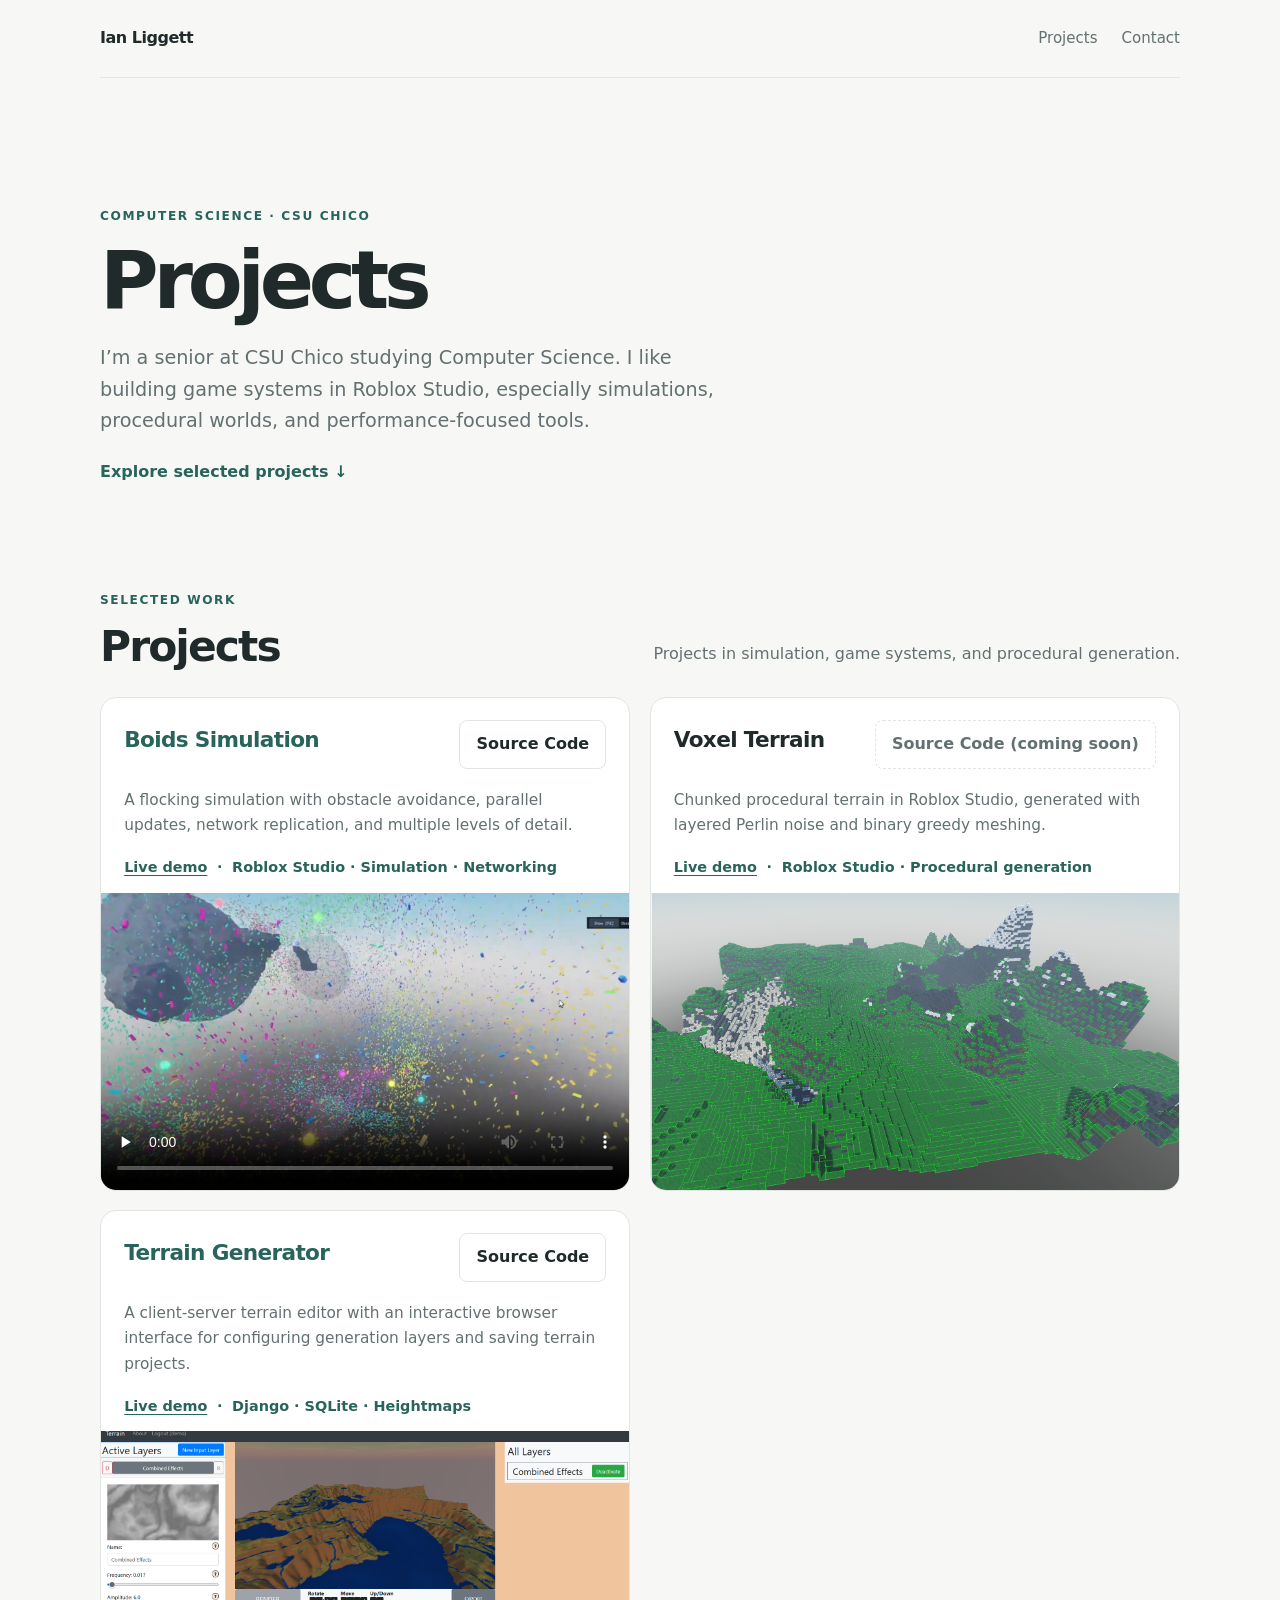
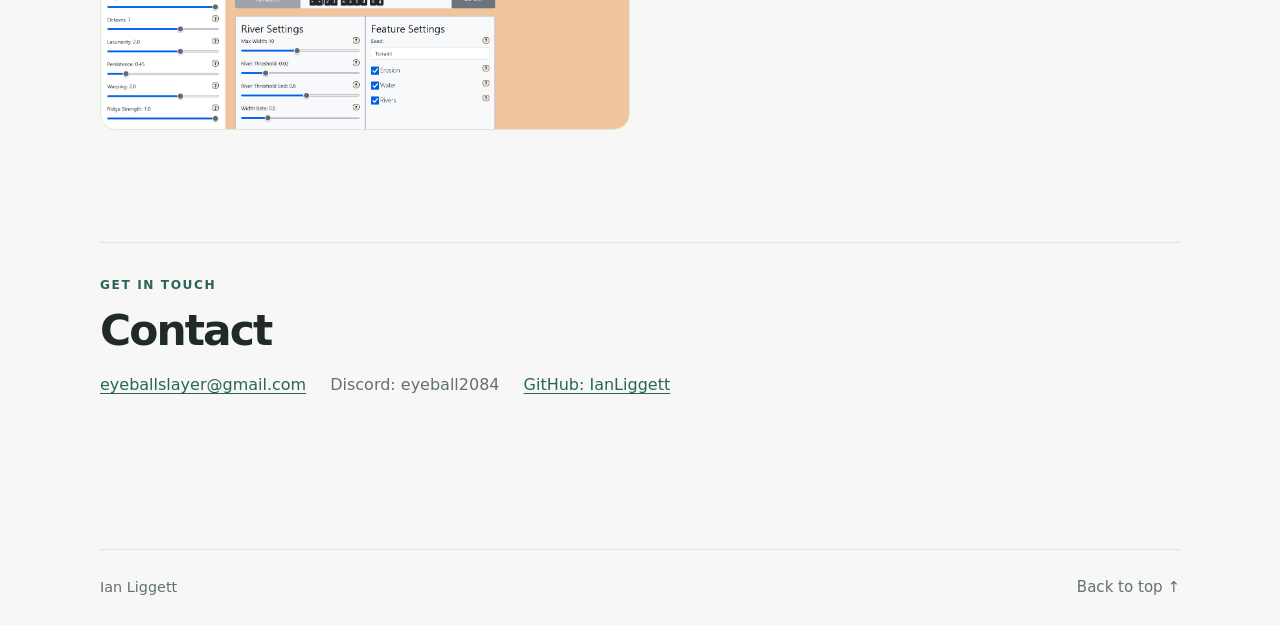
<file: index.html>
<!DOCTYPE html>
<html lang="en">
<head>
  <meta charset="utf-8">
  <meta name="viewport" content="width=device-width, initial-scale=1">
  <meta name="description" content="Projects by a computer science student building games and simulations.">
  <title>Projects | Ian Liggett</title>
  <link rel="stylesheet" href="style.css">
</head>
<body>
  <header class="site-header">
    <a class="brand" href="index.html">Ian Liggett</a>
    <nav aria-label="Main navigation"><a href="#projects">Projects</a><a href="#contact">Contact</a></nav>
  </header>
  <main class="page-shell">
    <section class="intro" aria-labelledby="intro-title">
      <p class="eyebrow">Computer Science · CSU Chico</p>
      <h1 id="intro-title">Projects</h1>
      <p class="intro-copy">I’m a senior at CSU Chico studying Computer Science. I like building game systems in Roblox Studio, especially simulations, procedural worlds, and performance-focused tools.</p>
      <a class="text-link" href="#projects">Explore selected projects <span aria-hidden="true">↓</span></a>
    </section>

    <section id="projects" class="section-block" aria-labelledby="projects-title">
      <div class="section-heading"><div><p class="eyebrow">Selected work</p><h2 id="projects-title">Projects</h2></div><p class="section-note">Projects in simulation, game systems, and procedural generation.</p></div>
      <div class="projects-grid">
        <article class="project-card">
          <a class="card-link" href="project.html?project=boids-simulation" aria-label="Read about Boids Simulation"></a>
          <div class="card-body">
              <div class="title-container">
              <h3 class="card-title"><a href="https://www.roblox.com/games/101414197423750/Boid-Shooter" target="_blank" rel="noopener noreferrer" aria-label="Boids Roblox place (opens in a new tab)">Boids Simulation</a></h3>
              <a class="button-link src-link" href="https://github.com/IanLiggett/roblox-boids" target="_blank" rel="noopener noreferrer" aria-label="View source code on GitHub (opens in a new tab)">Source Code</a>
            </div>
            <p class="card-description">A flocking simulation with obstacle avoidance, parallel updates, network replication, and multiple levels of detail.</p>
            <div class="card-meta"><a class="demo-link" href="https://www.roblox.com/games/101414197423750/Boid-Shooter" target="_blank" rel="noopener noreferrer">Live demo</a><span aria-hidden="true">&middot;</span><span>Roblox Studio &middot; Simulation &middot; Networking</span></div>
          </div>
          <video class="card-image boids-video" controls preload="none" aria-label="Boids Simulation video demo" poster="assets/boids_demo_poster.png">
            <source src="assets/boids_demo.mp4" type="video/mp4">
            Your browser does not support embedded video. <a href="assets/boids_demo.mp4">Open the video file</a>.
          </video>
        </article>
    
        <article class="project-card">
          <a class="card-link" href="project.html?project=voxel-terrain" aria-label="Read about Voxel Terrain"></a>
          <div class="card-body">
            <div class="title-container">
              <h3 class="card-title">Voxel Terrain</h3>
              <span class="button-link src-link is-placeholder" aria-disabled="true">Source Code (coming soon)</span>
            </div>
            <p class="card-description">Chunked procedural terrain in Roblox Studio, generated with layered Perlin noise and binary greedy meshing.</p>
            <div class="card-meta"><a class="demo-link" href="https://www.roblox.com/games/79465162611824/Octree-Testing" target="_blank" rel="noopener noreferrer">Live demo</a><span aria-hidden="true">&middot;</span><span>Roblox Studio &middot; Procedural generation</span></div>
          </div>
          <img class="card-image" src="assets/voxel_terrain.png" alt="Voxel Terrain project screenshot" loading="lazy">
        </article>

        <article class="project-card">
          <a class="card-link" href="project.html?project=terrain-generator" aria-label="Read about Terrain Generator"></a>
          <div class="card-body">
            <div class="title-container">
              <h3 class="card-title"><a href="https://terrain-website.onrender.com/" target="_blank" rel="noopener noreferrer" aria-label="Terrain Generator live demo (opens in a new tab)">Terrain Generator</a></h3>
              <a class="button-link src-link" href="https://github.com/IanLiggett/terrain-website" target="_blank" rel="noopener noreferrer" aria-label="View source code on GitHub (opens in a new tab)">Source Code</a>
            </div>
            <p class="card-description">A client-server terrain editor with an interactive browser interface for configuring generation layers and saving terrain projects.</p>
            <div class="card-meta"><a class="demo-link" href="https://terrain-website.onrender.com/" target="_blank" rel="noopener noreferrer">Live demo</a><span aria-hidden="true">&middot;</span><span>Django &middot; SQLite &middot; Heightmaps</span></div>
          </div>
          <img class="card-image" src="assets/terrain_website.png" alt="Terrain Generator web app showing a generated landscape" loading="lazy">
        </article>
      </div>
    </section>

    <section id="contact" class="contact section-block" aria-labelledby="contact-title">
      <p class="eyebrow">Get in touch</p><h2 id="contact-title">Contact</h2>
      <div class="contact-links">
        <a href="mailto:eyeballslayer@gmail.com">eyeballslayer@gmail.com</a>
        <span>Discord: eyeball2084</span>
        <a href="https://github.com/IanLiggett" target="_blank" rel="noopener noreferrer">GitHub: IanLiggett</a>
      </div>
    </section>
  </main>
  <footer class="site-footer"><span>Ian Liggett</span><a href="#intro-title">Back to top ↑</a></footer>
</body>
</html>
</file>
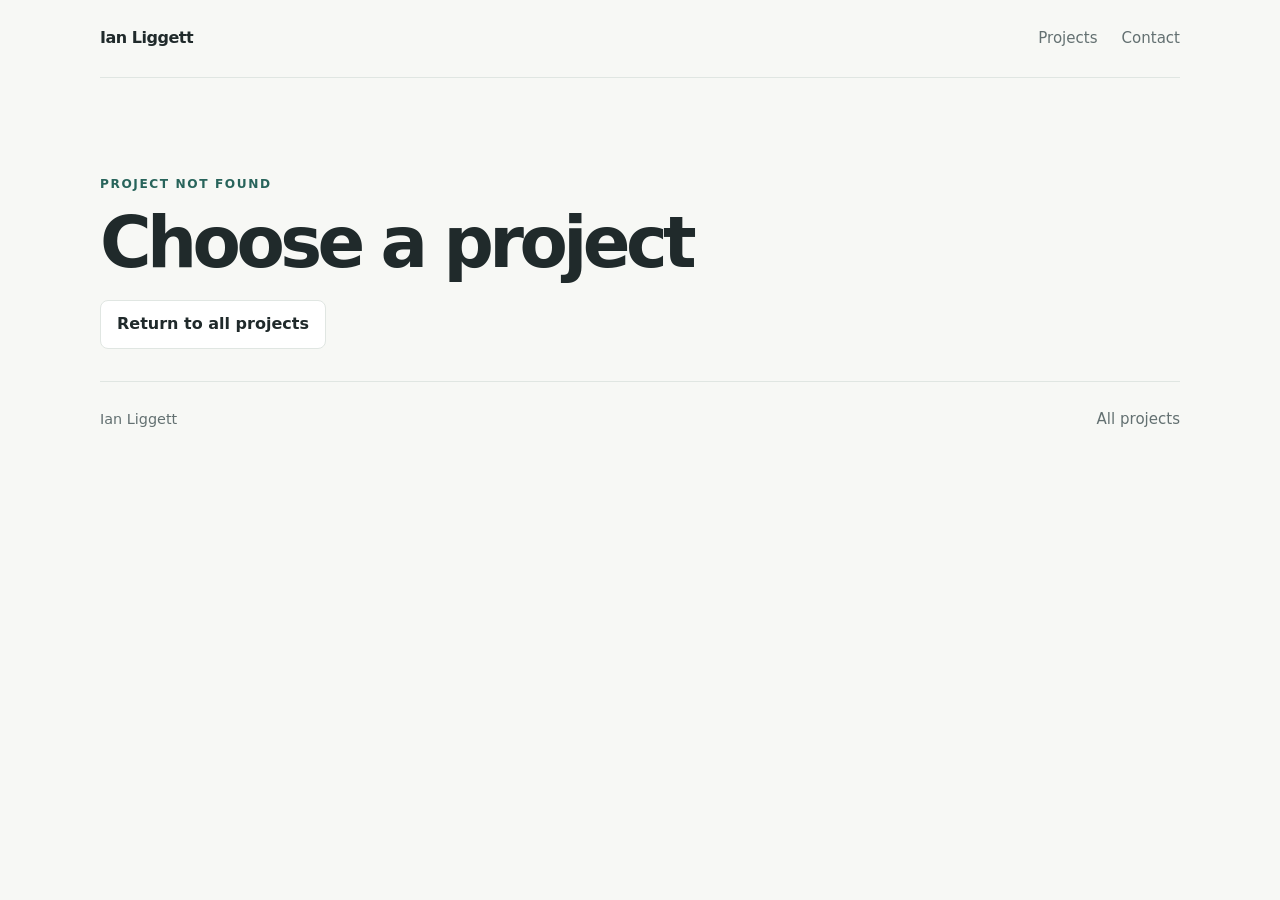
<file: project.html>
<!DOCTYPE html>
<html lang="en">
<head>
  <meta charset="utf-8">
  <meta name="viewport" content="width=device-width, initial-scale=1">
  <meta name="description" content="Project details by Ian Liggett.">
  <title>Project | Ian Liggett</title>
  <link rel="stylesheet" href="style.css">
</head>
<body>
  <header class="site-header">
    <a class="brand" href="index.html">Ian Liggett</a>
    <nav aria-label="Main navigation"><a href="index.html#projects">Projects</a><a href="index.html#contact">Contact</a></nav>
  </header>

  <main class="page-shell" id="project-page" aria-live="polite"></main>

  <footer class="site-footer"><span>Ian Liggett</span><a href="index.html#projects">All projects</a></footer>

  <!-- Project details live here as ordinary, readable HTML. Add media with another figure in .media-gallery. -->
  <template id="terrain-generator">
    <article>
      <section class="project-hero">
        <p class="breadcrumbs"><a href="index.html">Home</a> / Projects</p>
        <p class="eyebrow">Project</p>
        <h1>Terrain Generator</h1>
        <p class="project-lede">A browser based terrain editor for shaping landscapes with rivers, lakes, and simple erosion.</p>
        <div class="project-actions">
          <a class="button-link" href="https://github.com/IanLiggett/terrain-website" target="_blank" rel="noopener noreferrer" aria-label="View Terrain Generator source code on GitHub (opens in a new tab)">Source Code</a>
          <a class="button-link primary" href="https://terrain-website.onrender.com/" target="_blank" rel="noopener noreferrer">Live demo &nearr;</a>
          <a class="button-link" href="index.html#projects">All projects</a>
        </div>
      </section>
      <section class="project-media" aria-label="Terrain Generator media">
        <figure><img src="assets/terrain_website.png" alt="Terrain Generator web app showing a generated landscape"><figcaption>Terrain Generator web app</figcaption></figure>
        <div class="media-gallery">
          <!-- Add more figures here for screenshots or videos. -->
        </div>
      </section>
      <section class="project-content">
        <div>
          <h2>Overview</h2>
          <div class="project-description">
            <p>A browser-based terrain editor for generating and shaping landscapes with rivers, lakes, and erosion. Built with Django, SQLite, and JavaScript; terrain layers and settings are saved to a database.</p>
          </div>

          <h2>Terrain generation</h2>
          <div class="project-description">
            <p>Heightmaps use octave noise with ridge shaping and domain warping, where one noise field modifies another.</p>
          </div>

          <h2>Water flow</h2>
          <div class="project-description">
            <p>A priority flood-fill locates depressions for lakes and rivers. Reversing the traversal determines water flow across the terrain.</p>
          </div>

          <h2>Demo access</h2>
          <div class="project-description">
            <p>Username: demo<br>Password: demo</p>
            <p>The hosted demo may take up to a minute to start.</p>
          </div>
        </div>
        <aside class="project-aside"><h2>Built with</h2><p>Django &middot; SQLite &middot; Heightmaps &middot; JavaScript</p></aside>
      </section>
      <a class="back-projects" href="index.html#projects">&larr; Back to all projects</a>
    </article>
  </template>

  <template id="voxel-terrain">
    <article>
      <section class="project-hero">
        <p class="breadcrumbs"><a href="index.html">Home</a> / Projects</p>
        <p class="eyebrow">Project</p>
        <h1>Voxel Terrain</h1>
        <p class="project-lede">Chunked procedural terrain in Roblox Studio, generated with layered Perlin noise and binary greedy meshing.</p>
        <div class="project-actions">
          <span class="button-link is-placeholder" aria-disabled="true">Source Code (coming soon)</span>
          <a class="button-link primary" href="https://www.roblox.com/games/79465162611824/Octree-Testing" target="_blank" rel="noopener noreferrer">Live demo &nearr;</a>
          <a class="button-link" href="index.html#projects">All projects</a>
        </div>
      </section>
      <section class="project-media" aria-label="Voxel Terrain media">
        <figure>
          <video controls preload="none" aria-label="Voxel Terrain generation video" poster="assets/voxel_terrain_poster.png">
            <source src="assets/voxel_terrain_generation.mp4" type="video/mp4">
            Your browser does not support embedded video. <a href="assets/voxel_terrain_generation.mp4">Open the video file</a>.
          </video>
          <figcaption>Primary project demo slot</figcaption>
        </figure>
        <div class="media-gallery">
          <figure><img src="assets/greedy_mesh_showcase.png" alt="Voxel terrain with bright green outlines showing visible voxel faces combined by greedy meshing"><figcaption>Green outlines show exposed voxel faces combined by greedy meshing. Hidden faces are omitted from the rendered surface.</figcaption></figure>
        </div>
      </section>
      <section class="project-content">
        <div>
          <h2>Overview</h2>
          <div class="project-description">
            <p>A chunked procedural terrain system in Roblox Studio, built from voxels generated with layered Perlin noise. The showcase shows the voxel faces exposed to air: hidden faces are not rendered, and binary greedy meshing combines visible faces to reduce the rendered geometry.</p>
          </div>

          <h2>Chunk handling</h2>
          <div class="project-description">
            <p>Chunks can be loaded and unloaded as the world expands. The terrain is voxel-based, but its current heightmap approach does not generate filled voxels above the heightmap. Extending it to do so would be needed for fully volumetric terrain in every direction.</p>
            <p>To handle neighbors generated at different times, the system stores chunk-boundary occupancy in flat 2D buffers so face visibility can still be checked when adjacent chunks appear later.</p>
          </div>

          <h2>Data and meshing</h2>
          <div class="project-description">
            <p>Material data is stored in a flat 3D buffer; a smaller occupancy buffer packs voxel occupancy into 32-bit integers. Bitwise operations check visibility across voxel rows, so faces hidden against neighboring voxels can be omitted. Binary greedy meshing combines the remaining exposed faces while adding little computation.</p>
          </div>

          <h2>Tradeoffs</h2>
          <div class="project-description">
            <p>Roblox’s instance-based rendering cannot merge faces with different materials into one instance. The chunk is therefore meshed once for each material it contains.</p>
          </div>
        </div>
        <aside class="project-aside"><h2>Built with</h2><p>Roblox Studio &middot; Procedural generation</p></aside>
      </section>
      <a class="back-projects" href="index.html#projects">&larr; Back to all projects</a>
    </article>
  </template>

  <template id="boids-simulation">
    <article>
      <section class="project-hero">
        <p class="breadcrumbs"><a href="index.html">Home</a> / Projects</p>
        <p class="eyebrow">Project</p>
        <h1>Boids Simulation</h1>
        <p class="project-lede">A flocking simulation with obstacle avoidance, parallel updates, network replication, and multiple levels of detail.</p>
        <div class="project-actions">
          <a class="button-link" href="https://github.com/IanLiggett/roblox-boids" target="_blank" rel="noopener noreferrer" aria-label="View Boids source code on GitHub (opens in a new tab)">Source Code</a>
          <a class="button-link primary" href="https://www.roblox.com/games/101414197423750/Boid-Shooter" target="_blank" rel="noopener noreferrer" aria-label="Open Boids live demo on Roblox (opens in a new tab)">Live demo &nearr;</a>
          <a class="button-link" href="index.html#projects">All projects</a>
        </div>
      </section>
      <section class="project-media" aria-label="Boids Simulation media">
        <figure>
          <video controls preload="none" aria-label="Boids obstacle avoidance video" poster="assets/boids_obstacle_demo_poster.png">
            <source src="assets/boids_demo_obstacles.mp4" type="video/mp4">
            Your browser does not support embedded video. <a href="assets/boids_demo_obstacles.mp4">Open the video file</a>.
          </video>
          <figcaption>Primary project demo slot</figcaption>
        </figure>
        <div class="media-gallery">
          <figure>
            <video controls preload="none" aria-label="Boids Simulation video demo" poster="assets/boids_demo_poster.png">
              <source src="assets/boids_demo.mp4" type="video/mp4">
              Your browser does not support embedded video. <a href="assets/boids_demo.mp4">Open the video file</a>.
            </video>
            <figcaption>Current demo (temporary)</figcaption>
          </figure>
        </div>
      </section>
      <section class="project-content">
        <div>
          <h2>Overview</h2>
          <div class="project-description">
            <p>A Roblox Studio flocking simulation with obstacle avoidance, server and client simulation, and replicated state. Clients simulate boids locally and use server updates to correct their motion.</p>
          </div>

          <h2>Technical approach</h2>
          <div class="project-description">
            <p>Sparse spatial chunks partition the boids into groups that parallel jobs can update. The simulation runs separately from rendering, so each can use its own update rate.</p>
            <p>When a chunk is especially dense, a job subdivides it and aggregates subcell data. Boids can use those aggregates instead of evaluating every nearby boid, reducing update times in typical dense cases.</p>
            <p>Three LOD systems independently control simulation, network replication, and rendering. Distant groups can therefore use fewer client and server resources, allowing larger swarms overall.</p>
          </div>

          <h2>Data structures</h2>
          <div class="project-description">
            <p>Boids move between chunks frequently, so I built a buffer-backed page system to store them. Lazy deletion keeps boids stable in their pages and avoids frequent registry updates. Bit-packed dead-slot buffers help find available slots for incoming or moving boids.</p>
            <p>Small pages can be removed from mostly inactive chunks to limit memory use. Boid data is quantized in buffers to reduce the amount copied across Actor boundaries when parallel jobs run.</p>
          </div>

          <h2>Results and tradeoffs</h2>
          <div class="project-description">
            <p>The project has demonstrated a 20,000-boid simulation on an iPhone 15 pro while remaining well under the 50kb/s bandwidth soft limit and an average 58fps.</p>
            <p>Dense-chunk subdivision improves typical update cost, but the worst case remains O(n²). The simulation runs on the CPU.</p>
          </div>
        </div>
        <aside class="project-aside"><h2>Built with</h2><p>Roblox Studio &middot; Simulation &middot; Networking</p></aside>
      </section>
      <a class="back-projects" href="index.html#projects">&larr; Back to all projects</a>
    </article>
  </template>

  <script src="project-page.js"></script>
</body>
</html>
</file>
<file: style.css>
/* Shared colors and layout dimensions */
:root {
  color-scheme: light;

  --ink: #202a2b;
  --muted: #637071;
  --paper: #f7f8f5;
  --surface: #fff;
  --line: #e0e6e2;
  --accent: #28645b;
  --accent-soft: #e9f2ed;
  --max-width: 1080px;
}

/* Base page styles */
* {
  box-sizing: border-box;
}

html {
  scroll-behavior: smooth;
}

body {
  margin: 0;
  background: var(--paper);
  color: var(--ink);
  font-family: Inter, ui-sans-serif, system-ui, -apple-system, BlinkMacSystemFont, "Segoe UI", sans-serif;
  line-height: 1.65;
}

a {
  color: var(--accent);
  text-underline-offset: .2em;
}

a:hover {
  color: #17483f;
}

h1,
h2,
h3,
p {
  margin-top: 0;
}

/* Site header, navigation, and footer */
.site-header,
.site-footer {
  display: flex;
  width: min(var(--max-width), calc(100% - 3rem));
  align-items: center;
  justify-content: space-between;
  margin: 0 auto;
}

.site-header {
  min-height: 78px;
  border-bottom: 1px solid var(--line);
}

.brand {
  color: var(--ink);
  font-weight: 700;
  letter-spacing: -.03em;
  text-decoration: none;
}

nav {
  display: flex;
  gap: 1.5rem;
}

nav a,
.site-footer a {
  color: var(--muted);
  font-size: .94rem;
  text-decoration: none;
}

nav a:hover,
.site-footer a:hover {
  color: var(--accent);
}

.page-shell {
  width: min(var(--max-width), calc(100% - 3rem));
  margin: 0 auto;
}

.site-footer {
  min-height: 76px;
  border-top: 1px solid var(--line);
  color: var(--muted);
  font-size: .9rem;
}

/* Homepage introduction and section headings */
.intro {
  max-width: 760px;
  padding: clamp(4.5rem, 11vw, 8rem) 0 clamp(4rem, 9vw, 6.5rem);
}

.eyebrow {
  margin: 0 0 .8rem;
  color: var(--accent);
  font-size: .76rem;
  font-weight: 750;
  letter-spacing: .13em;
  text-transform: uppercase;
}

h1 {
  max-width: 740px;
  margin-bottom: 1.2rem;
  font-size: clamp(2.7rem, 7vw, 5rem);
  line-height: 1.05;
  letter-spacing: -.065em;
}

.intro-copy {
  max-width: 620px;
  margin-bottom: 1.4rem;
  color: var(--muted);
  font-size: clamp(1.05rem, 2vw, 1.2rem);
}

.text-link {
  font-weight: 650;
  text-decoration: none;
}

.section-block {
  margin-bottom: clamp(4.5rem, 9vw, 7rem);
}

.title-container {
  display: flex;
  align-items: center;
  justify-content: space-between;
  gap: 1.5rem;
  margin-bottom: 1.2rem;
}

.title-container h1 {
  margin-bottom: 0;
}

.src-link {
  flex: 0 0 auto;
  z-index: 2;
}

.section-heading {
  display: flex;
  align-items: end;
  justify-content: space-between;
  gap: 2rem;
  margin-bottom: 1.6rem;
}

.section-heading h2,
.contact h2 {
  margin: 0;
  font-size: clamp(2rem, 4vw, 2.65rem);
  line-height: 1.15;
  letter-spacing: -.045em;
}

.section-note {
  margin: 0 0 .25rem;
  color: var(--muted);
}

/* Project cards on the homepage */
.projects-grid {
  display: grid;
  grid-template-columns: repeat(2, minmax(0, 1fr));
  gap: 1.2rem;
}

.project-card {
  position: relative;
  display: flex;
  min-width: 0;
  flex-direction: column;
  overflow: hidden;
  border: 1px solid var(--line);
  border-radius: 16px;
  background: var(--surface);
  transition: transform .2s ease, box-shadow .2s ease, border-color .2s ease;
}

.project-card:hover,
.project-card:focus-within {
  transform: translateY(-3px);
  border-color: #c7d6ce;
  box-shadow: 0 14px 36px #24372d12;
}

.card-link {
  position: absolute;
  z-index: 1;
  inset: 0;
  border-radius: inherit;
}

.card-body {
  display: flex;
  flex: 1;
  flex-direction: column;
  padding: 1.35rem 1.45rem .8rem;
}

.card-title {
  margin: 0 0 .55rem;
  font-size: 1.35rem;
  line-height: 1.3;
  letter-spacing: -.03em;
}

.card-title a {
  position: relative;
  z-index: 2;
  text-decoration: none;
}

.card-description {
  max-width: 58ch;
  margin: 0;
  color: var(--muted);
  font-size: .96rem;
}

.card-meta {
  display: flex;
  align-items: center;
  gap: .6rem;
  margin-top: auto;
  padding-top: 1.1rem;
  color: var(--accent);
  font-size: .9rem;
  font-weight: 650;
}

.card-meta .demo-link {
  position: relative;
  z-index: 2;
}

.card-image {
  display: block;
  width: 100%;
  aspect-ratio: 16 / 9;
  object-fit: cover;
  background: var(--accent-soft);
}

.boids-video {
  position: relative;
  z-index: 2;
}

.media-placeholder,
.detail-media-placeholder {
  display: flex;
  align-items: center;
  justify-content: center;
  flex-direction: column;
  gap: .35rem;
  background: radial-gradient(ellipse at 50% 100%, #d7e7dc 0, #edf3ee 48%, #e6eeea 100%);
  color: var(--accent);
  text-align: center;
}

.media-placeholder {
  font-size: .9rem;
  font-weight: 650;
}

/* Project detail pages and media */
.project-hero {
  padding: clamp(3rem, 8vw, 6rem) 0 2rem;
}

.breadcrumbs {
  margin-bottom: 2rem;
  color: var(--muted);
  font-size: .9rem;
}

.breadcrumbs a {
  text-decoration: none;
}

.project-hero h1 {
  font-size: clamp(2.5rem, 6vw, 4.4rem);
}

.project-lede {
  max-width: 700px;
  color: var(--muted);
  font-size: 1.12rem;
}

.project-actions {
  display: flex;
  flex-wrap: wrap;
  gap: .8rem;
  margin-top: 1.5rem;
}

.button-link {
  display: inline-flex;
  min-height: 44px;
  align-items: center;
  justify-content: center;
  padding: .65rem 1rem;
  border: 1px solid var(--line);
  border-radius: 8px;
  background: var(--surface);
  color: var(--ink);
  font-weight: 650;
  text-decoration: none;
}

.button-link.primary {
  border-color: var(--accent);
  background: var(--accent);
  color: white;
}

.button-link:hover {
  border-color: var(--accent);
}

.button-link.is-placeholder {
  border-style: dashed;
  background: transparent;
  color: var(--muted);
  cursor: default;
}

.demo-link.is-placeholder {
  opacity: .75;
  cursor: default;
}

.project-media {
  margin: 1rem 0 3.5rem;
}

.project-media figure {
  margin: 0;
}

.project-media img,
.project-media video {
  display: block;
  width: 100%;
  max-height: 680px;
  border: 1px solid var(--line);
  border-radius: 14px;
  background: #e8ece9;
  object-fit: contain;
}

.project-media figcaption {
  margin-top: .65rem;
  color: var(--muted);
  font-size: .9rem;
}

.detail-media-placeholder {
  min-height: clamp(220px, 35vw, 380px);
  aspect-ratio: 16 / 9;
  padding: 2rem;
  border: 1px solid var(--line);
  border-radius: 14px;
}

.media-gallery .detail-media-placeholder {
  min-height: 0;
}

.detail-media-placeholder strong {
  font-size: clamp(1.5rem, 4vw, 2.5rem);
  letter-spacing: -.04em;
}

.detail-media-placeholder span {
  color: var(--muted);
  font-size: .94rem;
}

.media-gallery {
  display: grid;
  grid-template-columns: repeat(2, minmax(0, 1fr));
  gap: 1rem;
  margin-top: 1rem;
}

.media-gallery:empty {
  display: none;
}

.media-gallery figure {
  min-width: 0;
}

.media-gallery img,
.media-gallery video {
  width: 100%;
  aspect-ratio: 16 / 9;
  object-fit: cover;
}

.project-content {
  display: grid;
  grid-template-columns: minmax(0, 1fr) 230px;
  gap: 3rem;
  padding-bottom: 5rem;
}

.project-content h2 {
  margin-bottom: 1rem;
  font-size: 1.75rem;
  letter-spacing: -.035em;
}

.project-description {
  color: #465354;
  white-space: pre-line;
}

.project-description p:last-child {
  margin-bottom: 0;
}

.project-aside {
  align-self: start;
  padding: 1.2rem;
  border: 1px solid var(--line);
  border-radius: 12px;
  background: var(--surface);
}

.project-aside h2 {
  font-size: 1rem;
}

.project-aside p {
  margin: 0;
  color: var(--muted);
  font-size: .94rem;
}

.back-projects {
  display: inline-block;
  margin-bottom: 3rem;
  font-weight: 650;
  text-decoration: none;
}

/* Contact section */
.contact {
  padding: 2rem 0 2.4rem;
  border-top: 1px solid var(--line);
}

.contact h2 {
  margin-bottom: 1rem;
}

.contact-links {
  display: flex;
  flex-wrap: wrap;
  gap: .6rem 1.5rem;
  color: var(--muted);
}

/* Narrow screens */
@media (max-width: 700px) {
  .site-header,
  .site-footer,
  .page-shell {
    width: min(100% - 2rem, var(--max-width));
  }

  .projects-grid {
    grid-template-columns: 1fr;
  }

  .section-heading {
    align-items: start;
    flex-direction: column;
    gap: .5rem;
  }

  .project-content {
    grid-template-columns: 1fr;
    gap: 1.5rem;
  }

  .project-aside {
    order: -1;
  }

  .media-gallery {
    grid-template-columns: 1fr;
  }
}

/* Respect visitors who prefer reduced motion */
@media (prefers-reduced-motion: reduce) {
  html {
    scroll-behavior: auto;
  }

  *,
  *::before,
  *::after {
    transition-duration: .01ms !important;
  }
}
</file>
